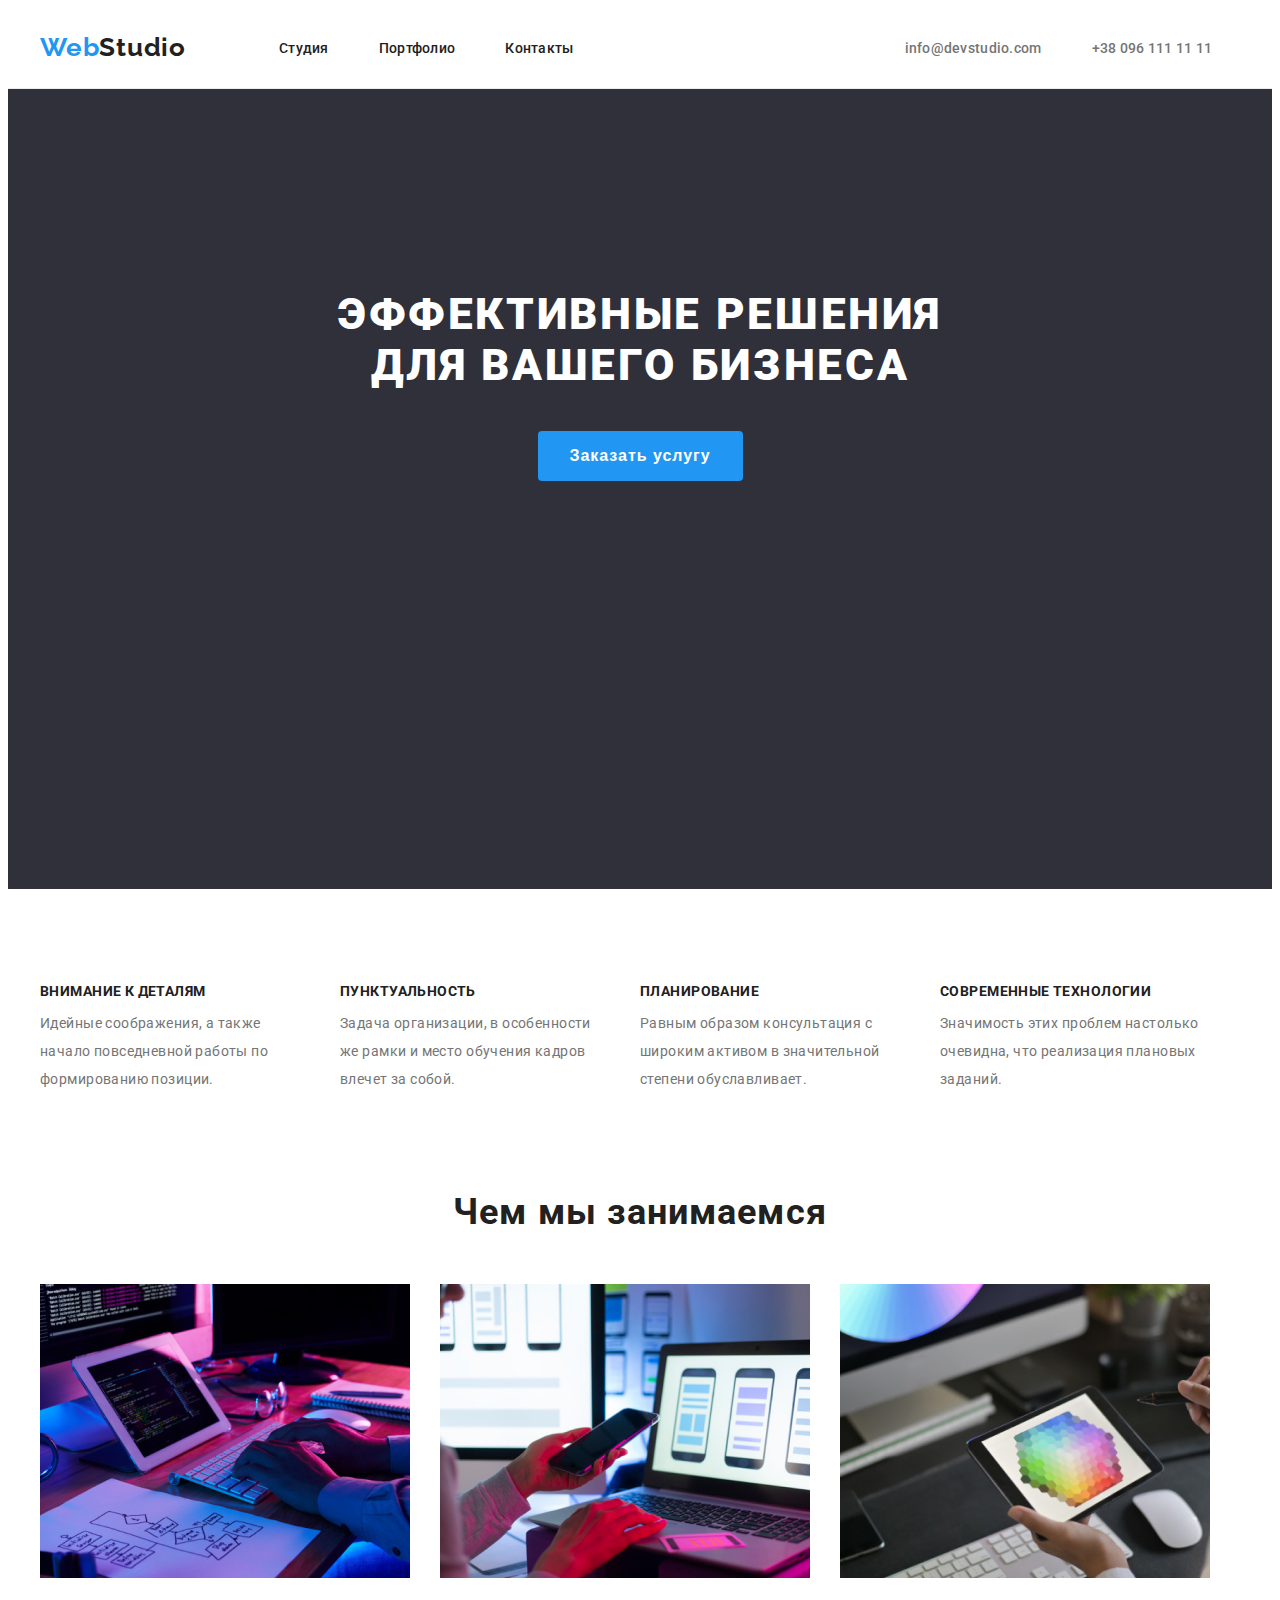
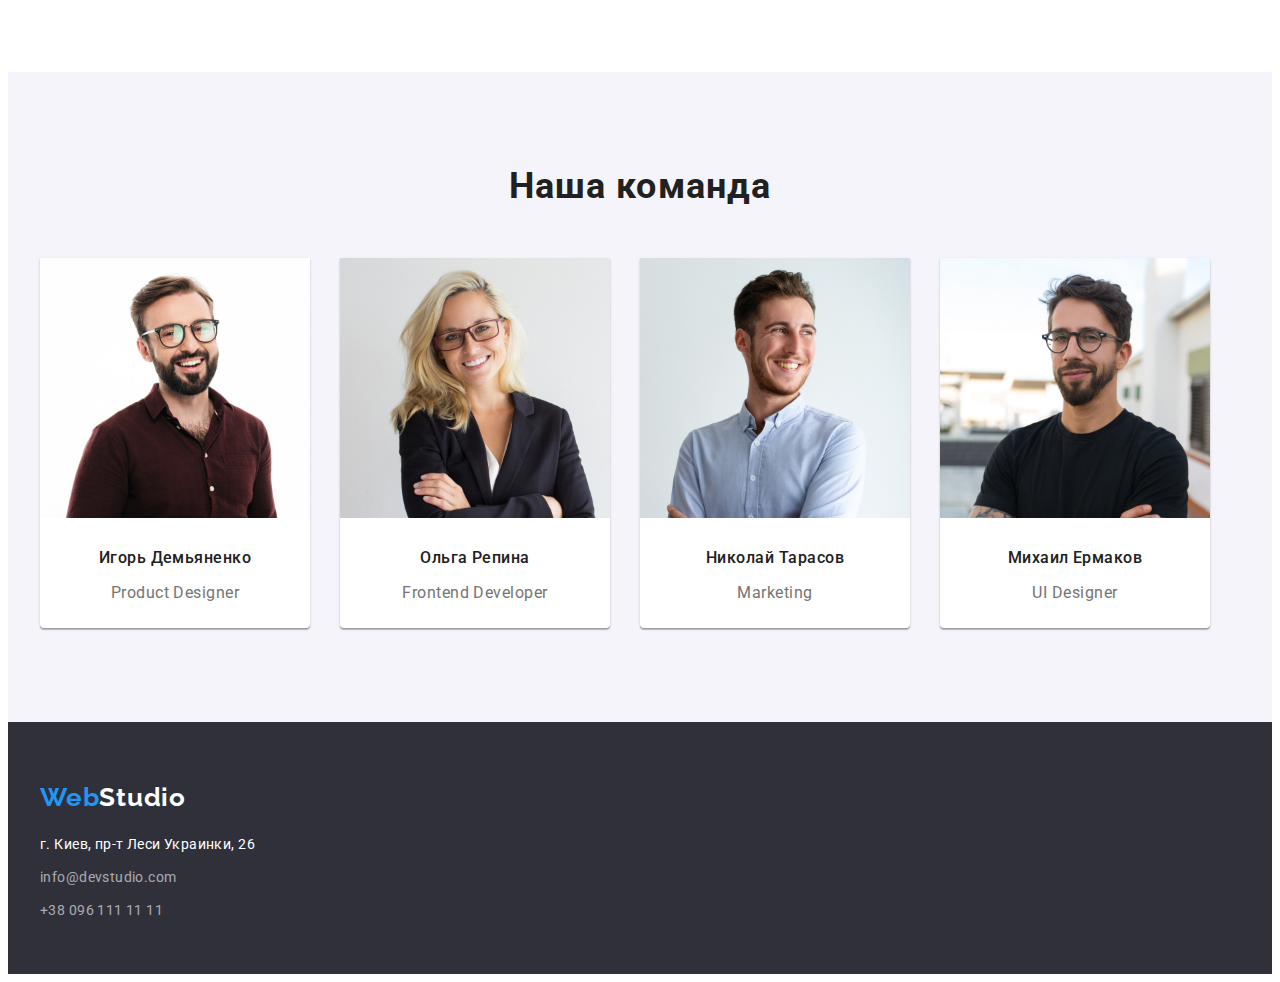
<file: index.html>
<!DOCTYPE html>
<html lang="ru">

<head>
    <meta charset="UTF-8">
    <meta name="viewport" content="width=device-width, initial-scale=1.0">
    <title>WebStudio</title>
    <link rel="preconnect" href="https://fonts.gstatic.com">
    <link href="https://fonts.googleapis.com/css2?family=Raleway:wght@700&family=Roboto:wght@400;500;700;900&display=swap"
        rel="stylesheet">
    <link rel="stylesheet" href="https://cdnjs.cloudflare.com/ajax/libs/modern-normalize/1.0.0/modern-normalize.min.css"
        integrity="sha512-ISS7cAi1PEhQ8jnbJpJZMd29NlhNj4AWYyLOSp2CE/CsHxTCu+r+t0D2yoJudVrd0/8fTVPUVDzY5Tvli75u/g=="
        crossorigin="anonymous" />
    <link rel="stylesheet" href="./css/styles.css">
    
</head>

<body>
    <!--header-->
    <header class="header">
        <div class="container"> 
        <nav class="navigation">
            <a class="logo link" href="/">Web<span class="logo-name">Studio</span>
            </a>
            <ul class="list navigation-list">
                <li class="navigation-list-item">
                    <a class="navigation-list-link link" href="#">Студия</a>
                </li>
                <li class="navigation-list-item">
                    <a class="navigation-list-link link" href="./portfolio.html">Портфолио</a>
                </li>
                <li class="navigation-list-item">
                    <a class="navigation-list-link link" href="#">Контакты</a>
                </li>
            </ul>
        
    
        <ul class="list navigation-list">

            <li class="navigation-list-item">
                <a class="mail-link link" href="mailto:info@devstudio.com">info@devstudio.com</a>
            </li>
            <li class="navigation-list-item">
                <a class="tel-link link" href="tel:+380961111111">+38 096 111 11 11</a>
            </li>
        </ul>
        </nav>
        </div>
    </header>

    <main>
        <!--HERO-->
        <section class="hero">
            <div class="container-hero">
            <h1 class="hero-title">Эффективные решения<br>для вашего бизнеса</h1>
            <button class="button" type="button">Заказать услугу</button>
            </div>
        </section>


        <!--features-->
        <section class="features">
            <div class="container-features">
            <ul class="list features-list">
                <li class="features-list-title">
                    <h3 class="features-title">Внимание к деталям</h3>
                    <p class="features-title-text">Идейные соображения, а также начало повседневной работы по формированию позиции.</p>
                </li>
                <li class="features-list-title">
                    <h3 class="features-title">Пунктуальность</h3>
                    <p class="features-title-text">Задача организации, в особенности же рамки и место обучения кадров влечет за собой.</p>
                </li>
                <li class="features-list-title">
                    <h3 class="features-title">Планирование</h3>
                    <p class="features-title-text">Равным образом консультация с широким активом в значительной степени обуславливает.</p>
                </li>
                <li class="features-list-title">
                    <h3 class="features-title">Современные технологии</h3>
                    <p class="features-title-text">Значимость этих проблем настолько очевидна, что реализация плановых заданий.</p>
                </li>
            </ul>
            </div>
        </section>

        <!--occupation-->
        <section class="occupation">
            <div class="container-occupation">
            <h2 class="occupation-title">Чем мы занимаемся</h2>
            <ul class="list occupation-list">
                <li class="occupation-list-img"><img src="./images/occupation/occupation_1.jpg" alt="написание кода" width="370" height="294"></li>
                <li class="occupation-list-img"><img src="./images/occupation/occupation_2.jpg" alt="оптимизация" width="370" height="294"></li>
                <li class="occupation-list-img"><img src="./images/occupation/occupation_3.jpg" alt="цветовосприятие" width="370" height="294"></li>
            </ul>
            </div>
        </section>

        <!--team-->
        <section class="team">
            <div class="container-team">
            <h2 class="team-title">Наша команда</h2>
            <ul class="list team-list">
                <li class="team-list-img">
                    <img src="./images/team/product_designer.jpg" alt="Игорь Демьяненко" width="270" height="260">
                    <h4 class="team-list-name">Игорь Демьяненко</h4>
                    <p class="team-list-position" lang="en">Product Designer</p>
                </li>
                <li class="team-list-img">
                    <img src="./images/team/frontend_developer.jpg" alt="Ольга Репина" width="270" height="260">
                    <h4 class="team-list-name">Ольга Репина</h4>
                    <p class="team-list-position" lang="en">Frontend Developer</p>
                </li>
                <li class="team-list-img">
                    <img src="./images/team/marketing.jpg" alt="Николай Тарасов" width="270" height="260">
                    <h4 class="team-list-name">Николай Тарасов</h4>
                    <p class="team-list-position" lang="en">Marketing</p>
                </li>
                <li class="team-list-img">
                    <img src="./images/team/ui_designer.jpg" alt="Михаил Ермаков" width="270" height="260">
                    <h4 class="team-list-name">Михаил Ермаков</h4>
                    <p class="team-list-position" lang="en">UI Designer</p>
                </li>
            </ul>
            </div>
        </section>
    </main>

    <!--footer-->
    <section class="footer-page">
    <footer class="footer">
        <div class="container-footer">
        <p class="container-footer-p">
            <a class="logo" href="/">Web<span class="logo-name-footer">Studio</span></a></p>

        <ul class="list address-list">
            <li class="address-list-link">
                <a class="address-link-map" href="https://goo.gl/maps/XH6fahdmEkffvrT99" target="_blank">г. Киев, пр-т Леси Украинки, 26</a></li>
            <li class="address-list-mailtel">
                <a class="address-link-mail" href="mailto:info@devstudio.com">info@devstudio.com</a>
            </li>
            <li class="address-list-mailtel">
                <a class="address-link-tel" href="tel:+380961111111">+38 096 111 11 11</a>
            </li>
        </ul>
        </div>
    </footer>
    </section>
</body>

</html>
</file>
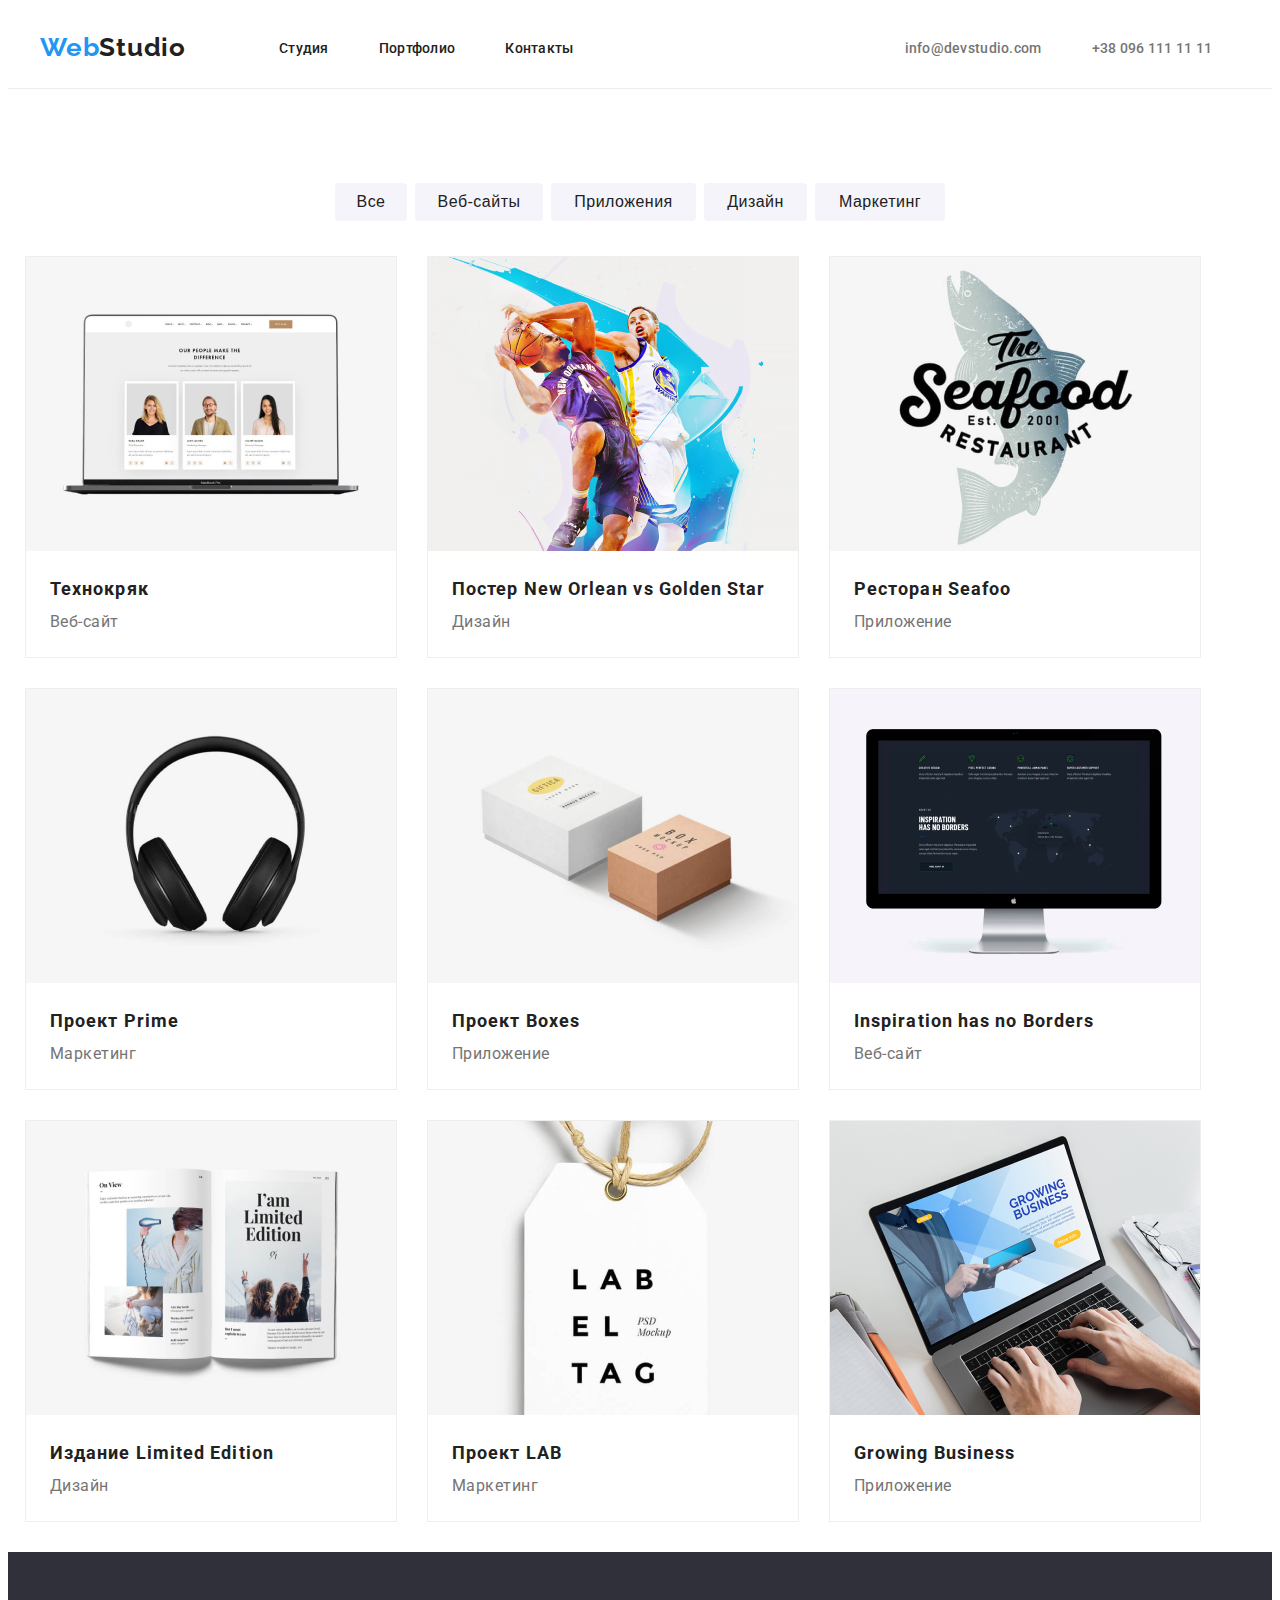
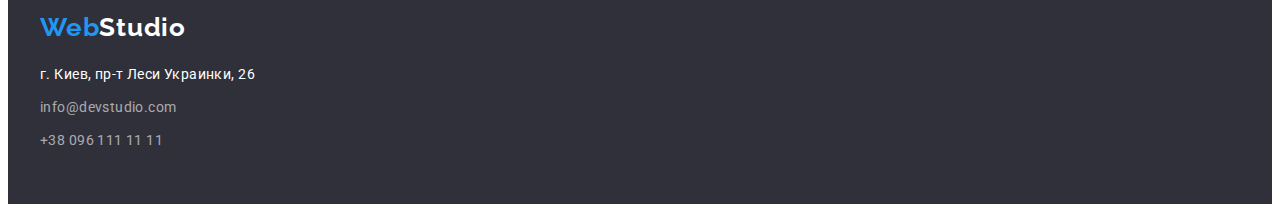
<file: portfolio.html>
<!DOCTYPE html>
<html lang="ru">
<head>
    <meta charset="UTF-8">
    <meta name="viewport" content="width=device-width, initial-scale=1.0">
    <title>WebStudio</title>
    <link rel="preconnect" href="https://fonts.gstatic.com">
    <link href="https://fonts.googleapis.com/css2?family=Raleway:wght@700&family=Roboto:wght@400;500;700;900&display=swap"
        rel="stylesheet">
    <link rel="stylesheet" href="https://cdnjs.cloudflare.com/ajax/libs/modern-normalize/1.0.0/modern-normalize.min.css"
        integrity="sha512-ISS7cAi1PEhQ8jnbJpJZMd29NlhNj4AWYyLOSp2CE/CsHxTCu+r+t0D2yoJudVrd0/8fTVPUVDzY5Tvli75u/g=="
        crossorigin="anonymous" />
    <link rel="stylesheet" href="./css/styles.css">
</head>

<body>
    <!--header-->
    <header class="header">
        <div class="container">
            <nav class="navigation">
                <a class="logo link" href="/">Web<span class="logo-name">Studio</span>
                </a>
                <ul class="list navigation-list">
                    <li class="navigation-list-item">
                        <a class="navigation-list-link link" href="#">Студия</a>
                    </li>
                    <li class="navigation-list-item">
                        <a class="navigation-list-link link" href="./portfolio.html">Портфолио</a>
                    </li>
                    <li class="navigation-list-item">
                        <a class="navigation-list-link link" href="#">Контакты</a>
                    </li>
                </ul>
    
    
                <ul class="list navigation-list">
    
                    <li class="navigation-list-item">
                        <a class="mail-link link" href="mailto:info@devstudio.com">info@devstudio.com</a>
                    </li>
                    <li class="navigation-list-item">
                        <a class="tel-link link" href="tel:+380961111111">+38 096 111 11 11</a>
                    </li>
                </ul>
            </nav>
        </div>
    </header>


    <main>
        <!--buttons-->
        <section class="buttons">
            <div class="container-buttons">
        <ul class="list buttons-list">
            <li class="buttons-list-button">
                <button class="all button-second-page" type="button">Все</button>
            </li>
            <li class="buttons-list-button">
                <button class="website button-second-page" type="button">Веб-сайты</button>
            </li>
            <li class="buttons-list-button">
                <button class="app button-second-page" type="button">Приложения</button>
            </li>
            <li class="buttons-list-button">
                <button class="design button-second-page" type="button">Дизайн</button>
            </li>
            <li class="buttons-list-button">
                <button class="marketing button-second-page" type="button">Маркетинг</button>
            </li>
        </ul>
        </div>

    
        <!--карточки-->
        
            <div class="container-cards">
                <ul class="card-set">
                    <!--<h1>Top imeges</h1>-->
                <li class="item">
                    <article class="card">
                        <div class="card-thumb">
                    <img class="img-list" src="./images/portfolio_img/website.jpg" alt="вебсайт технокряк" width="370" height="294">
                    </div>
                     
                    <div class="card-content">
                    <h2 class="card-heading">Технокряк</h2>
                        <p class="card-text">Веб-сайт</p>
                    </div>
                    </article>
                </li>

                <li class="item">
                    <article class="card">
                        <div class="card-thumb">
                        <img class="img-list" src="./images/portfolio_img/design.jpg" alt="дизайн постера" width="370" height="294">
                        </div>
                        
                        <div class="card-content">
                        <h2 class="card-heading">Постер New Orlean vs Golden Star</h2>
                        <p class="card-text">Дизайн</p>
                        </div>
                    </article>
                </li>

                <li class="item">
                    <article class="card">
                        <div class="card-thumb">
                        <img class="img-list" src="./images/portfolio_img/application.jpg" alt="приложение ресторана" width="370" height="294">
                        </div>
                        
                        <div class="card-content">
                        <h2 class="card-heading">Ресторан Seafoo</h2>
                        <p class="card-text">Приложение</p>
                        </div>
                        </article>
                </li>

                <li class="item">
                    <article class="card">
                        <div class="card-thumb">
                        <img class="img-list" src="./images/portfolio_img/marketing.jpg" alt="маркетинг проекта" width="370" height="294">
                        </div>
                        
                        <div class="card-content">
                        <h2 class="card-heading">Проект Prime</h2>
                        <p class="card-text">Маркетинг</p>
                        </div>
                        </article>
                </li>

                <li class="item">
                    <article class="card">
                        <div class="card-thumb">
                        <img class="img-list" src="./images/portfolio_img/project_boxes.jpg" alt="приложение проекта" width="370" height="294">
                        </div>
                        
                        <div class="card-content">
                        <h2 class="card-heading">Проект Boxes</h2>
                        <p class="card-text">Приложение</p>
                        </div>
                        </article>
                </li>

                <li class="item">
                    <article class="card">
                        <div class="card-thumb">
                        <img class="img-list" src="./images/portfolio_img/borders.jpg" alt="Веб-сайт" width="370" height="294">
                        </div>
                        
                        <div class="card-content">
                        <h2 class="card-heading">Inspiration has no Borders</h2>
                        <p class="card-text">Веб-сайт</p>
                        </div>
                        </article>
                </li>

                <li class="item">
                    <article class="card">
                        <div class="card-thumb">
                        <img class="img-list" src="./images/portfolio_img/limited_edition.jpg" alt="дизайн издания" width="370" height="294">
                        </div>
                        
                        <div class="card-content">
                        <h2 class="card-heading">Издание Limited Edition</h2>
                        <p class="card-text">Дизайн</p>
                        </div>
                        </article>
                </li>

                <li class="item">
                    <article class="card">
                        <div class="card-thumb">
                        <img class="img-list" src="./images/portfolio_img/lab.jpg" alt="маркетинг проекта лаб" width="370" height="294">
                        </div>
                        
                        <div class="card-content">
                        <h2 class="card-heading">Проект LAB</h2>
                        <p class="card-text">Маркетинг</p>
                        </div>
                        </article>
                </li>

                <li class="item">
                    <article class="card">
                        <div class="card-thumb">
                        <img class="img-list" src="./images/portfolio_img/bussines.jpg" alt="приложение для бизнеса" width="370" height="294">
                        </div>
                        
                        <div class="card-content">
                        <h2 class="card-heading">Growing Business</h2>
                        <p class="card-text">Приложение</p>
                        </div>
                        </article>
                </li>
                </ul>
            
            </div>
            </section>
          </main>

    <!--footer-->
    <section class="footer-page">
        <footer class="footer">
            <div class="container-footer">
                <p class="container-footer-p">
                    <a class="logo" href="/">Web<span class="logo-name-footer">Studio</span></a>
                </p>
    
                <ul class="list address-list">
                    <li class="address-list-link">
                        <a class="address-link-map" href="https://goo.gl/maps/XH6fahdmEkffvrT99" target="_blank">г. Киев,
                            пр-т Леси Украинки, 26</a>
                    </li>
                    <li class="address-list-mailtel">
                        <a class="address-link-mail" href="mailto:info@devstudio.com">info@devstudio.com</a>
                    </li>
                    <li class="address-list-mailtel">
                        <a class="address-link-tel" href="tel:+380961111111">+38 096 111 11 11</a>
                    </li>
                </ul>
            </div>
        </footer>
    </section>
    
</body>
</html>
</file>
<file: css/styles.css>
/*==СБРОС БАЗОВЫХ СТИЛЕЙ==*/
h1,
h2,
h3,
h4,
h5,
h6 {
  margin: 0;
}

.list {
  list-style-type: none;
}

ul {
  margin: 0;
  padding: 0;
  list-style: none;
}

img {
  display: block;
  max-width: 100%;
}

/*==ОБЪЯВЛЕНИЕ ПЕРЕМЕННОЙ==*/
:root {
  --text-font: "Roboto", sans-serif;
  --text-logo: "Raleway", sans-serif;
  --accent-color: #2196f3;
  --text-color: #757575;
  --title-color: #212121;
}

/*===FIRST LATTER===*/

/*========HEADER========*/

.container {
  margin-left: auto;
  margin-right: auto;
  padding-left: 15px;
  padding-right: 15px;
  width: 1200px;
}

.header .container {
  display: flex;
  align-items: center;
  padding-top: 24px;
  padding-bottom: 25px;
}

.header {
  border-bottom: 1px solid #ececec;
}

.navigation {
  display: flex;
  align-items: center;
}

.navigation-list {
  display: flex;
}

body {
  font-family: "Roboto", sans-serif;
  color: #757575;
}

.logo {
  font-family: var(--text-logo);
  font-weight: 700;
  font-size: 26px;
  line-height: 1.192;
  letter-spacing: 0.03em;
  text-decoration: none;
  color: var(--accent-color);
  margin-right: 93px;
}

.logo-name {
  font-family: var(--text-logo);
  font-weight: 700;
  font-size: 26px;
  line-height: 1.192;
  letter-spacing: 0.03em;
  color: var(--title-color);
}

.navigation-list-item:not(:last-child) {
  margin-right: 50px;
}

.mail-link {
  margin-left: 331px;
}

.navigation-list-link {
  font-weight: 500;
  font-size: 14px;
  line-height: 1.142;
  letter-spacing: 0.02em;
  text-decoration: none;
  color: var(--title-color);
}

.navigation-list-link:hover,
.navigation-list-link:focus {
  color: var(--accent-color);
}

.mail-link {
  font-weight: 500;
  font-size: 14px;
  line-height: 1.142;
  letter-spacing: 0.02em;
  text-decoration: none;
  color: var(--text-color);
}

.mail-link:hover {
  color: var(--accent-color);
}

.tel-link {
  font-weight: 500;
  font-size: 14px;
  line-height: 1.142;
  letter-spacing: 0.02em;
  text-decoration: none;
  color: var(--text-color);
}

.tel-link:hover {
  color: var(--accent-color);
}

/*========END HEADER========*/

/*========HERO========*/

.container-hero {
  margin-left: auto;
  margin-right: auto;
  padding-top: 200px;
  height: 600px;
  width: 1200px;
}
.hero {
  text-align: center;
  padding-left: 15px;
  padding-right: 15px;
  background-color: #2f303a;
}
.hero-title {
  font-weight: 900;
  font-size: 44px;
  line-height: 1.163;
  text-transform: uppercase;
  letter-spacing: 0.06em;
  text-align: center;
  color: #ffffff;
}

.button {
  font-weight: 700;
  font-size: 16px;
  line-height: 30px;
  padding: 10px 32px;
  border: 0;
  min-width: 200px;
  letter-spacing: 0.06em;
  cursor: pointer;
  color: #ffffff;
  background: var(--accent-color);
  border-radius: 4px;
  text-align: center;
  margin-top: 40px;
}

/*========END HERO========*/

/*========FEATURES========*/

.features {
  padding-left: 15px;
  padding-right: 15px;
}

.container-features {
  margin-left: auto;
  margin-right: auto;
  width: 1200px;
}

.features-list {
  display: flex;
}

.features-list-title {
  margin-right: 30px;
}

.features-title {
  font-weight: 700;
  font-size: 14px;
  line-height: 1.142;
  letter-spacing: 0.03em;
  text-transform: uppercase;
  color: var(--title-color);
  margin-top: 94px;
}

.features-title-text {
  font-weight: 400;
  font-size: 14px;
  width: 270px;
  height: 75px;
  line-height: 2;
  letter-spacing: 0.03em;
  color: var(--text-color);
  margin-top: 10px;
}

/*========END FEATURES========*/

/*========OCCUPATION========*/

.occupation {
  padding-left: 15px;
  padding-right: 15px;
}

.container-occupation {
  margin-left: auto;
  margin-right: auto;
  padding-top: 94px;
  width: 1200px;
}

.occupation-list {
  display: flex;
}

.occupation-title {
  font-weight: 700;
  font-size: 36px;
  line-height: 1.166;
  text-align: center;
  letter-spacing: 0.03em;
  color: var(--title-color);
}

.occupation-list-img:not(:last-child) {
  margin-right: 30px;
}
.occupation-list-img {
  /*margin-right: 30px;*/
  margin-top: 50px;
  margin-bottom: 94px;
}

/*========END OCCUPATION========*/

/*========TEAM========*/

.container-team {
  margin-left: auto;
  margin-right: auto;
  width: 1200px;
  padding-top: 94px;

  background-color: #f5f4fa;
}
.team {
  padding-left: 15px;
  padding-right: 15px;
  background-color: #f5f4fa;
}

.team-list {
  display: flex;
}

.team-title {
  font-weight: 700;
  font-size: 36px;
  line-height: 1.166;
  text-align: center;
  letter-spacing: 0.03em;
  color: var(--title-color);
  padding-bottom: 50px;
}
.team-list-img:not(:last-child) {
  margin-right: 30px;
}
.team-list-img {
  text-align: center;
  background: #ffffff;
  margin-bottom: 94px;
  box-shadow: 0px 1px 3px rgba(0, 0, 0, 0.12), 0px 1px 1px rgba(0, 0, 0, 0.14),
    0px 2px 1px rgba(0, 0, 0, 0.2);
  border-radius: 0px 0px 4px 4px;
}

.team-list-name {
  font-weight: 500;
  font-size: 16px;
  line-height: 1.187;
  letter-spacing: 0.03em;
  padding-top: 30px;
  text-align: center;
  color: var(--title-color);
}

.team-list-position {
  font-weight: 400;
  font-size: 16px;
  line-height: 1.187;
  letter-spacing: 0.03em;
  padding-bottom: 10px;
  color: var(--text-color);
}

/*========END TEAM========*/

/*========FOOTER========*/

.footer-page {
  padding-left: 0;
  padding-right: 0;
}

.container-footer {
  margin-left: auto;
  margin-right: auto;
  width: 1200px;
  height: 252px;
}

.footer {
  background-color: #2f303a;
  margin-top: 0;
}
.logo-name-footer {
  font-family: var(--text-logo);
  font-weight: 700;
  font-size: 26px;
  line-height: 1.192;
  letter-spacing: 0.03em;
  color: #fff;
}

.container-footer-p {
  padding-top: 60px;
  margin: 0;
}
.address-list-link {
  padding-top: 20px;
}

.address-list-mailtel {
  padding-top: 9px;
}

.address-link-map {
  font-weight: 400;
  font-size: 14px;
  line-height: 1.714;
  letter-spacing: 0.03em;
  text-decoration: none;
  color: #ffffff;
}

.address-link-map:hover,
.address-link-map:focus {
  color: var(--accent-color);
}

.address-link-mail {
  font-weight: 400;
  font-size: 14px;
  line-height: 1.714;
  letter-spacing: 0.03em;
  text-decoration: none;
  margin-top: 9px;
  color: rgba(255, 255, 255, 0.6);
}

.address-link-mail:hover,
.address-link-mail:focus {
  color: var(--accent-color);
}

.address-link-tel {
  font-weight: 400;
  font-size: 14px;
  line-height: 1.714;
  letter-spacing: 0.03em;
  text-decoration: none;
  margin: 0;

  color: rgba(255, 255, 255, 0.6);
}

.address-link-tel:hover,
.address-link-tel:focus {
  color: var(--accent-color);
}

/*========END FOOTER========*/

/*===END FIRST LATTER===*/

/*===SECOND LATTER===*/

/*========BUTTONS========*/

.buttons .container-buttons {
  margin-top: 94px;
}

.container-buttons {
  width: 1200px;
  margin: 0 auto;
  padding-left: 15px;
  padding-right: 15px;
}

.buttons-list {
  display: flex;
  justify-content: center;
  height: 54px;
  margin-bottom: 34px;
}

.buttons-list-button:not(:last-child) {
  margin-right: 8px;
}

.button-second-page {
  font-weight: 500;
  font-size: 16px;
  height: 38px;
  padding: 6px 12px;
  border: 0;
  line-height: 1.63;
  letter-spacing: 0.03em;
  cursor: pointer;
  color: #212121;
  border-radius: 4px;
  text-align: center;
  background-color: #f5f4fa;
}

.all {
  width: 72px;
}

.website {
  width: 128px;
}

.app {
  width: 145px;
}

.design {
  width: 103px;
}

.marketing {
  width: 130px;
}

.button-second-page:hover {
  background-color: var(--accent-color);
  color: #ffffff;
}

.filter-list:not(:last-child) {
  margin-right: 8px;
}

/*карточки*/
.container-cards {
  width: 1230px;
  padding-left: 15px;
  padding-right: 15px;
  margin-left: auto;
  margin-right: auto;
}

.card-set {
  padding: 0;
  margin: 0;
  display: flex;
  flex-wrap: wrap;
  margin-top: -15px;
  margin-left: -15px;
}

.card-set > .item {
  flex-basis: calc(100% / 3 -15px);
  margin-left: 15px;
  margin-right: 15px;
  margin-bottom: 30px;
}

.card-thumb {
  outline: none;
}

.item {
  background: #ffffff;
  border: 1px solid #eeeeee;
}

/*==text==*/
.card-heading {
  font-weight: bold;
  font-size: 18px;
  line-height: 2;
  letter-spacing: 0.06em;
  color: #212121;
}

.card-text {
  font-weight: normal;
  font-size: 16px;
  line-height: 1.875;
  letter-spacing: 0.03em;
  color: #757575;
  margin: 0px;
}

.card-content {
  padding: 20px 24px 20px 24px;
}

/*========END BUTTONS========*/

/*===END SECOND LATTER===*/
</file>
